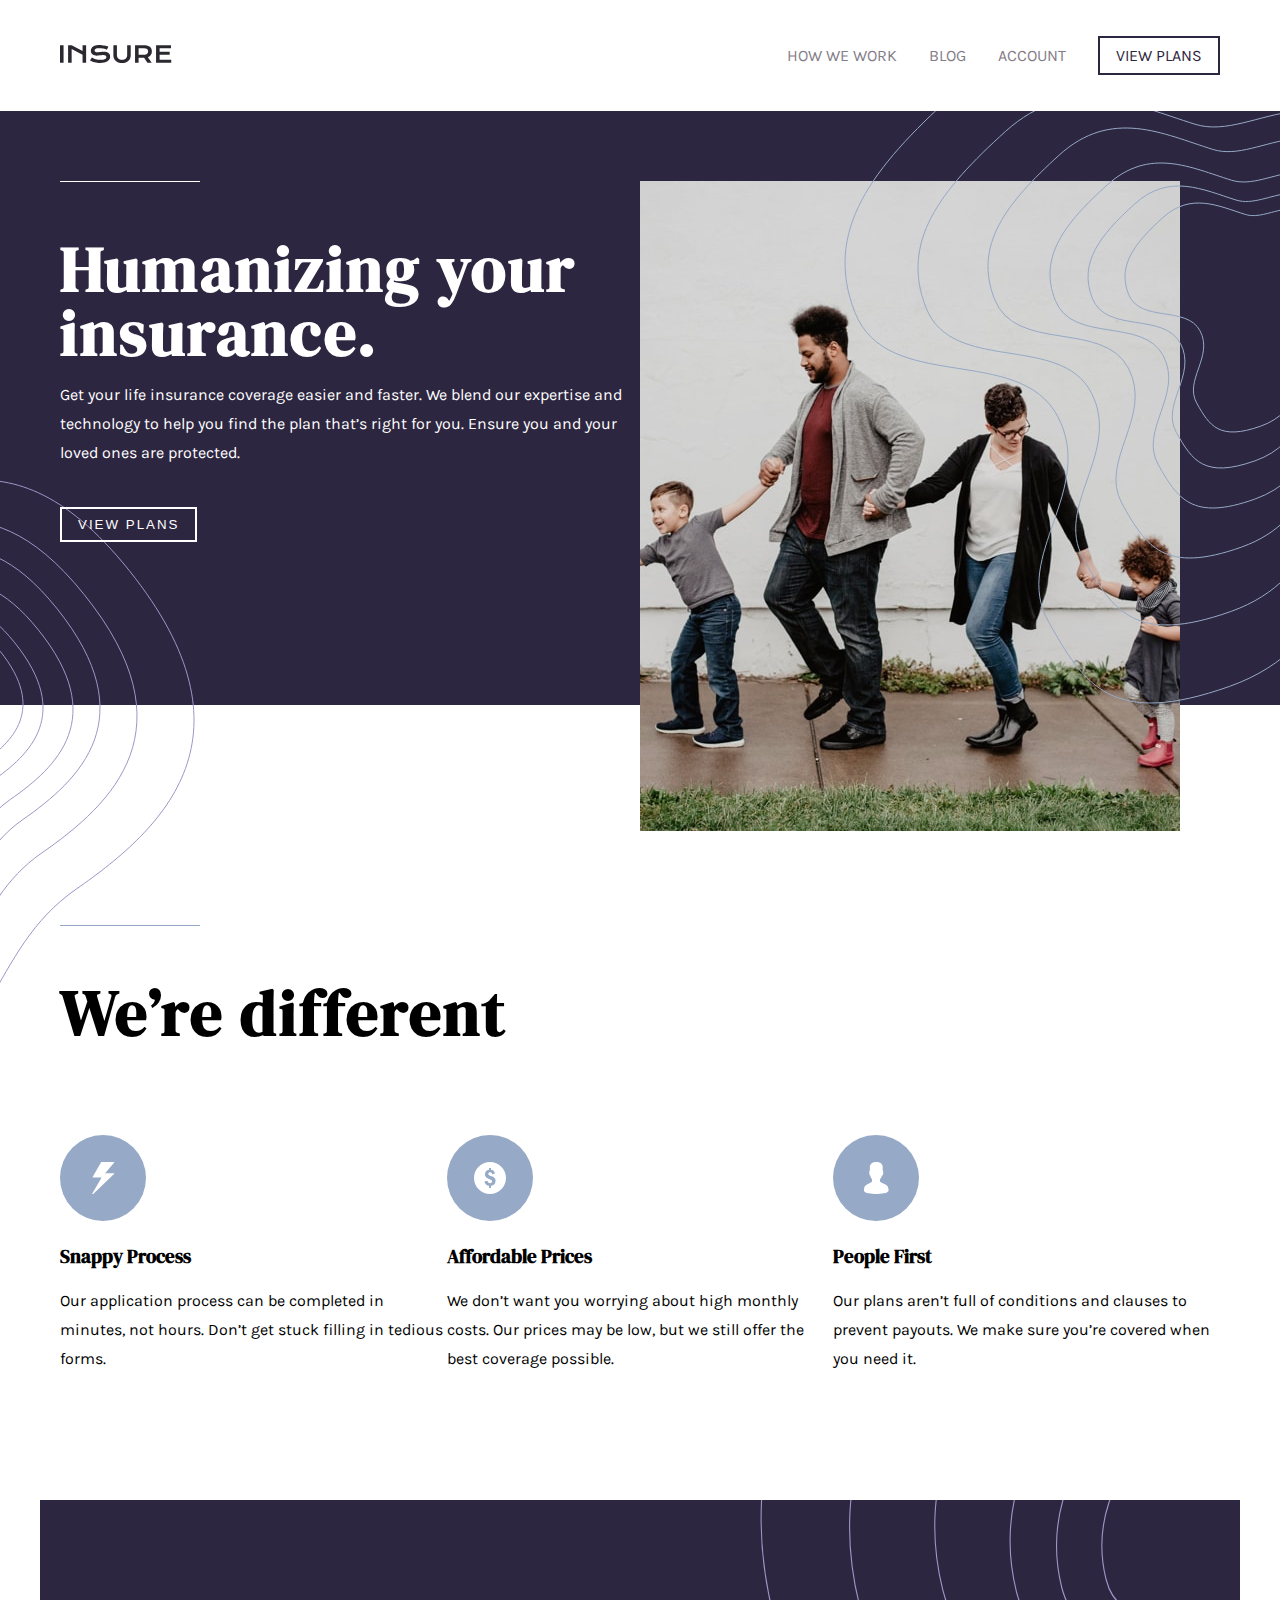
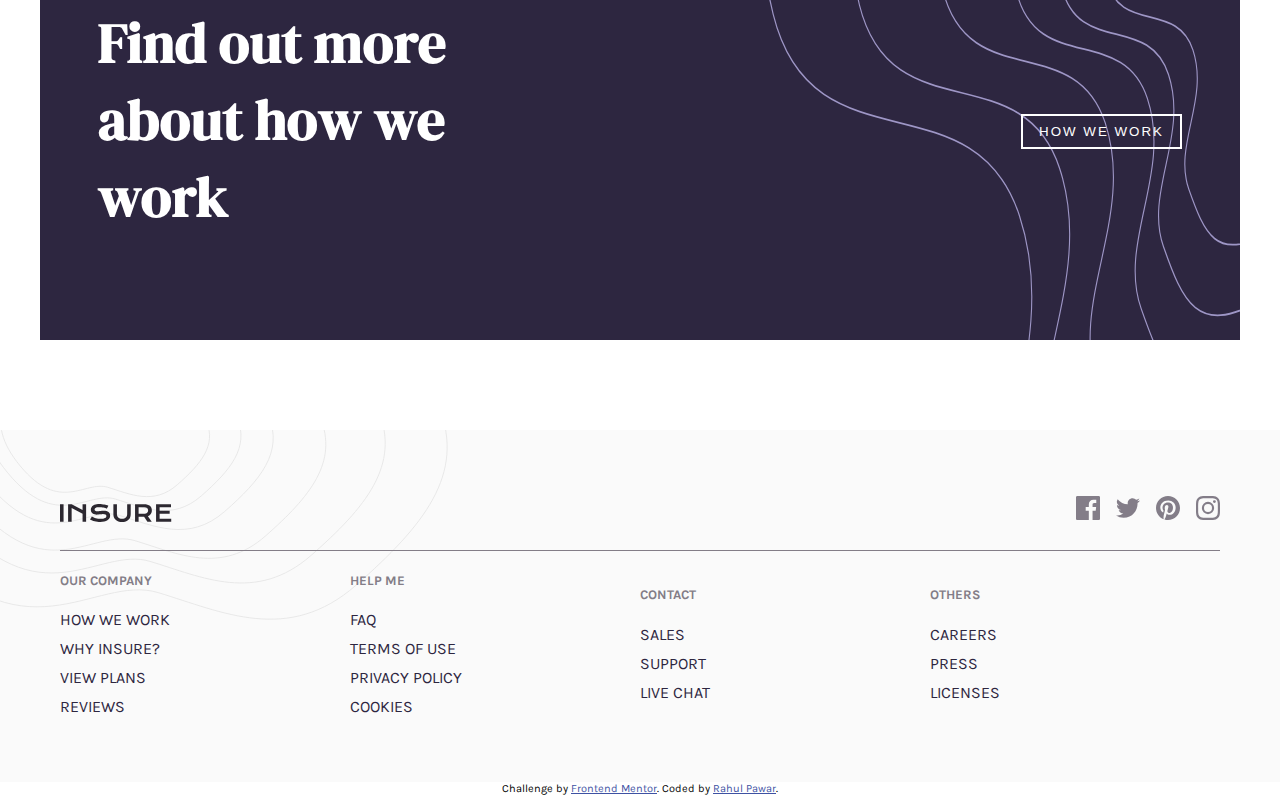
<file: challenge2/index.html>
<!DOCTYPE html>
<html lang="en">

<head>
  <meta charset="UTF-8" />
  <meta name="viewport" content="width=device-width, initial-scale=1.0" />
  <meta http-eqiv="X-UA-Compatible" content="ie=edge" />
  <!-- displays site properly based on user's device -->
  <link rel="icon" type="image/png" sizes="32x32" href="./images/favicon-32x32.png" />
  <link href="https://fonts.googleapis.com/css2?family=DM+Serif+Display&display=swap" rel="stylesheet" />
  <link href="https://fonts.googleapis.com/css2?family=Karla&display=swap" rel="stylesheet" />
  <link rel="stylesheet" href="style.css" />
  <title>Challenge 2 | Insure landing page</title>
  <style>
    .attribution {
      font-size: 11px;
      text-align: center;
    }

    .attribution a {
      color: #3e52a3;
    }
  </style>
  <script src="main.js" defer></script>
  <!-- The defer attribute is a boolean attribute. When present, it specifies that the script is executed when the page has finished parsing. -->
</head>

<body>
  <nav class="navbar">
    <div class="container">
      <div class="flex start">
        <div class="flex">
          <img src="./images/logo.svg" alt="INSURE logo" />
        </div>
        <button class="hamburger" id="toggle">
          <img class="open" src="./images/icon-hamburger.svg" alt="hamburger" />
          <img class="close" src="./images/icon-close.svg" alt="close" />
        </button>
        <ul id="menu">
          <li><a href="#">HOW WE WORK</a></li>
          <li><a href="#">BLOG</a></li>
          <li><a href="#">ACCOUNT</a></li>
          <li><a href="#" class="btn btn-nav" id="violet-btn">VIEW PLANS</a></li>
        </ul>
      </div>
    </div>
  </nav>
  <header>
    <div class="container">
      <div class="flex start reverse-flex">
        <div>
          <h1>
            Humanizing your insurance.
          </h1>
          <p>
            Get your life insurance coverage easier and faster. We blend our
            expertise and technology to help you find the plan that’s right
            for you. Ensure you and your loved ones are protected.
          </p>
          <button class="btn">
            View plans
          </button>
        </div>
        <div>
          <img src="./images/image-intro-desktop.jpg" class="main-img" />
        </div>
      </div>
    </div>
  </header>
  <section class="container">
    <h1>We’re different</h1>
    <div class="flex">
      <div class="margin-for-heading">
        <img src="./images/icon-snappy-process.svg" alt="snappy logo" />
        <h3>Snappy Process</h3>
        <p>
          Our application process can be completed in minutes, not hours.
          Don’t get stuck filling in tedious forms.
        </p>
      </div>
      <div class="margin-for-heading">
        <img src="./images/icon-affordable-prices.svg" alt="price icon" />
        <h3>Affordable Prices</h3>
        <p>
          We don’t want you worrying about high monthly costs. Our prices may
          be low, but we still offer the best coverage possible.
        </p>
      </div>
      <div class="margin-for-heading">
        <img src="./images/icon-people-first.svg" alt="ppl first" />
        <h3>People First</h3>
        <p>
          Our plans aren’t full of conditions and clauses to prevent payouts.
          We make sure you’re covered when you need it.
        </p>
      </div>
    </div>
  </section>
  <div>
    <section class="container bg-dark-voilet">
      <!-- it has padding take care while css -->
      <div class="flex">
        <div>
          <h2>Find out more about how we work</h2>
        </div>

        <button class="btn">How we work</button>
      </div>
    </section>
  </div>
  <footer>
    <div class="container">
      <div class="flex social-btn">
        <div>
          <img src="./images/logo.svg" alt="INSURE Logo" />
        </div>

        <ul class="flex">
          <li>
            <i><a href="#" class="FB">
                <svg xmlns="http://www.w3.org/2000/svg" width="24" height="24">
                  <path
                    d="M22.675 0H1.325C.593 0 0 .593 0 1.325v21.351C0 23.407.593 24 1.325 24H12.82v-9.294H9.692v-3.622h3.128V8.413c0-3.1 1.893-4.788 4.659-4.788 1.325 0 2.463.099 2.795.143v3.24l-1.918.001c-1.504 0-1.795.715-1.795 1.763v2.313h3.587l-.467 3.622h-3.12V24h6.116c.73 0 1.323-.593 1.323-1.325V1.325C24 .593 23.407 0 22.675 0z" />
                  </svg>
              </a></i>
          </li>
          <li>
            <i><a href="#" class="twitter">
                <svg xmlns="http://www.w3.org/2000/svg" width="24" height="20">
                  <path
                    d="M24 2.557a9.83 9.83 0 01-2.828.775A4.932 4.932 0 0023.337.608a9.864 9.864 0 01-3.127 1.195A4.916 4.916 0 0016.616.248c-3.179 0-5.515 2.966-4.797 6.045A13.978 13.978 0 011.671 1.149a4.93 4.93 0 001.523 6.574 4.903 4.903 0 01-2.229-.616c-.054 2.281 1.581 4.415 3.949 4.89a4.935 4.935 0 01-2.224.084 4.928 4.928 0 004.6 3.419A9.9 9.9 0 010 17.54a13.94 13.94 0 007.548 2.212c9.142 0 14.307-7.721 13.995-14.646A10.025 10.025 0 0024 2.557z" />
                  </svg>
              </a></i>
          </li>
          <li>
            <i><a href="#" class="pintrest">
                <svg xmlns="http://www.w3.org/2000/svg" width="24" height="24">
                  <path
                    d="M12 0C5.373 0 0 5.372 0 12c0 5.084 3.163 9.426 7.627 11.174-.105-.949-.2-2.405.042-3.441.218-.937 1.407-5.965 1.407-5.965s-.359-.719-.359-1.782c0-1.668.967-2.914 2.171-2.914 1.023 0 1.518.769 1.518 1.69 0 1.029-.655 2.568-.994 3.995-.283 1.194.599 2.169 1.777 2.169 2.133 0 3.772-2.249 3.772-5.495 0-2.873-2.064-4.882-5.012-4.882-3.414 0-5.418 2.561-5.418 5.207 0 1.031.397 2.138.893 2.738a.36.36 0 01.083.345l-.333 1.36c-.053.22-.174.267-.402.161-1.499-.698-2.436-2.889-2.436-4.649 0-3.785 2.75-7.262 7.929-7.262 4.163 0 7.398 2.967 7.398 6.931 0 4.136-2.607 7.464-6.227 7.464-1.216 0-2.359-.631-2.75-1.378l-.748 2.853c-.271 1.043-1.002 2.35-1.492 3.146C9.57 23.812 10.763 24 12 24c6.627 0 12-5.373 12-12 0-6.628-5.373-12-12-12z" />
                  </svg>
              </a></i>
          </li>
          <li>
            <i><a href="#" class="insta">
                <svg xmlns="http://www.w3.org/2000/svg" width="24" height="24">
                  <path
                    d="M12 2.163c3.204 0 3.584.012 4.85.07 3.252.148 4.771 1.691 4.919 4.919.058 1.265.069 1.645.069 4.849 0 3.205-.012 3.584-.069 4.849-.149 3.225-1.664 4.771-4.919 4.919-1.266.058-1.644.07-4.85.07-3.204 0-3.584-.012-4.849-.07-3.26-.149-4.771-1.699-4.919-4.92-.058-1.265-.07-1.644-.07-4.849 0-3.204.013-3.583.07-4.849.149-3.227 1.664-4.771 4.919-4.919 1.266-.057 1.645-.069 4.849-.069zM12 0C8.741 0 8.333.014 7.053.072 2.695.272.273 2.69.073 7.052.014 8.333 0 8.741 0 12c0 3.259.014 3.668.072 4.948.2 4.358 2.618 6.78 6.98 6.98C8.333 23.986 8.741 24 12 24c3.259 0 3.668-.014 4.948-.072 4.354-.2 6.782-2.618 6.979-6.98.059-1.28.073-1.689.073-4.948 0-3.259-.014-3.667-.072-4.947-.196-4.354-2.617-6.78-6.979-6.98C15.668.014 15.259 0 12 0zm0 5.838a6.162 6.162 0 100 12.324 6.162 6.162 0 000-12.324zM12 16a4 4 0 110-8 4 4 0 010 8zm6.406-11.845a1.44 1.44 0 100 2.881 1.44 1.44 0 000-2.881z" />
                  </svg>
              </a></i>
          </li>
        </ul>
      </div>
      <div class="flex">
        <div>
          <h5>Our company</h5>
          <ul>
            <li><a href="#">How we work</a></li>
            <li><a href="#">Why Insure?</a></li>
            <li><a href="#">View plans</a></li>
            <li><a href="#">Reviews</a></li>
          </ul>
        </div>
        <div>
          <h5>Help me</h5>
          <ul>
            <li><a href="#">FAQ</a></li>
            <li><a href="#">Terms of use</a></li>
            <li><a href="#">Privacy policy</a></li>
            <li><a href="#">Cookies</a></li>
          </ul>
        </div>
        <div>
          <h5>Contact</h5>
          <ul>
            <li><a href="#">Sales</a></li>
            <li><a href="#">Support</a></li>
            <li><a href="#">Live chat</a></li>
          </ul>
        </div>
        <div>
          <h5>Others</h5>
          <ul>
            <li><a href="">Careers</a></li>
            <li><a href="">Press </a></li>
            <li><a href="">Licenses</a></li>
          </ul>
        </div>
      </div>
    </div>
  </footer>
  <div class="attribution">
    Challenge by
    <a href="https://www.frontendmentor.io?ref=challenge" target="_blank">Frontend Mentor</a>. Coded by <a
      href="#">Rahul Pawar</a>.
  </div>
</body>

</html>
</file>
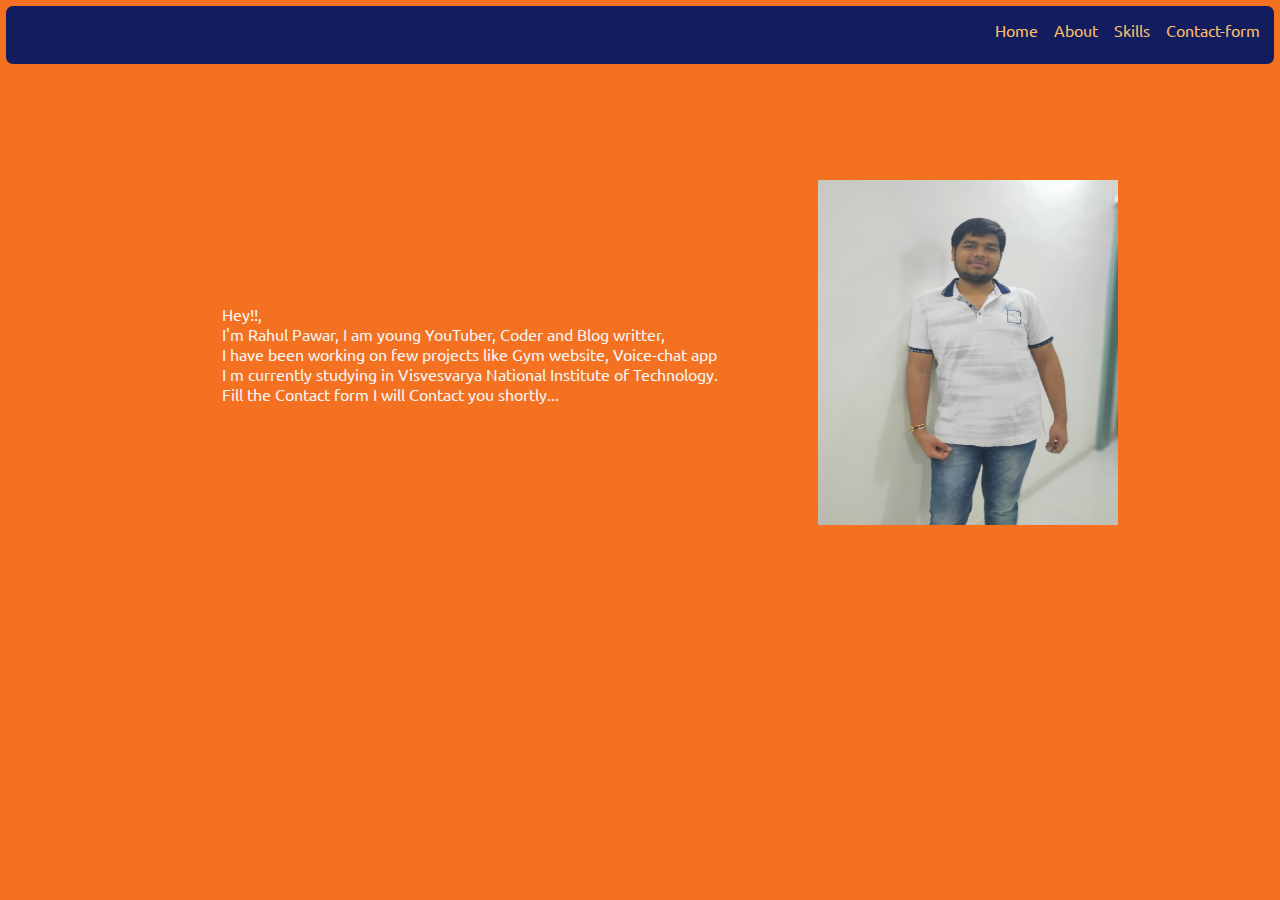
<file: Portfolio/about.html>
<!DOCTYPE html>
<html lang="en">
<head>
    <meta charset="UTF-8">
    <meta name="viewport" content="width=device-width, initial-scale=1.0">
    <meta http-equiv="X-UA-Compatible" content="ie=edge">
    <link href="https://fonts.googleapis.com/css2?family=Ubuntu&display=swap" rel="stylesheet">
    
    <title>About</title>
    <link rel="stylesheet" href="style.css">
    <style>
        p.intro{
            align-self: center;
        }
    </style>
</head>
<body>
    <header>
        <div class="mid">
            <ul  style="list-style-type: none; position: sticky;"            >
                <li><a href="Contact.html">Contact-form</a></li>
                <li><a href="Skills.html">Skills</a></li>
                <li><a href="about.html">About</a></li>
                <li><a href="home.html">Home</a></li>
            </ul>
        </div>
    </header>
    <div class="flex">
        <p class="intro">
            Hey!!,<br>
            I'm Rahul Pawar, I am young YouTuber, Coder and Blog writter,<br>
            I have been working on few projects like Gym website, Voice-chat app<br>
            I m currently studying in Visvesvarya National Institute of Technology.<br>
            Fill the Contact form I will Contact you shortly...

        </p>
        <div>
            <img src="Profile_pic.jpg" alt="My Photo" width="300" height="345">
        </div>
    </div>
    
</body>
</html>
</file>
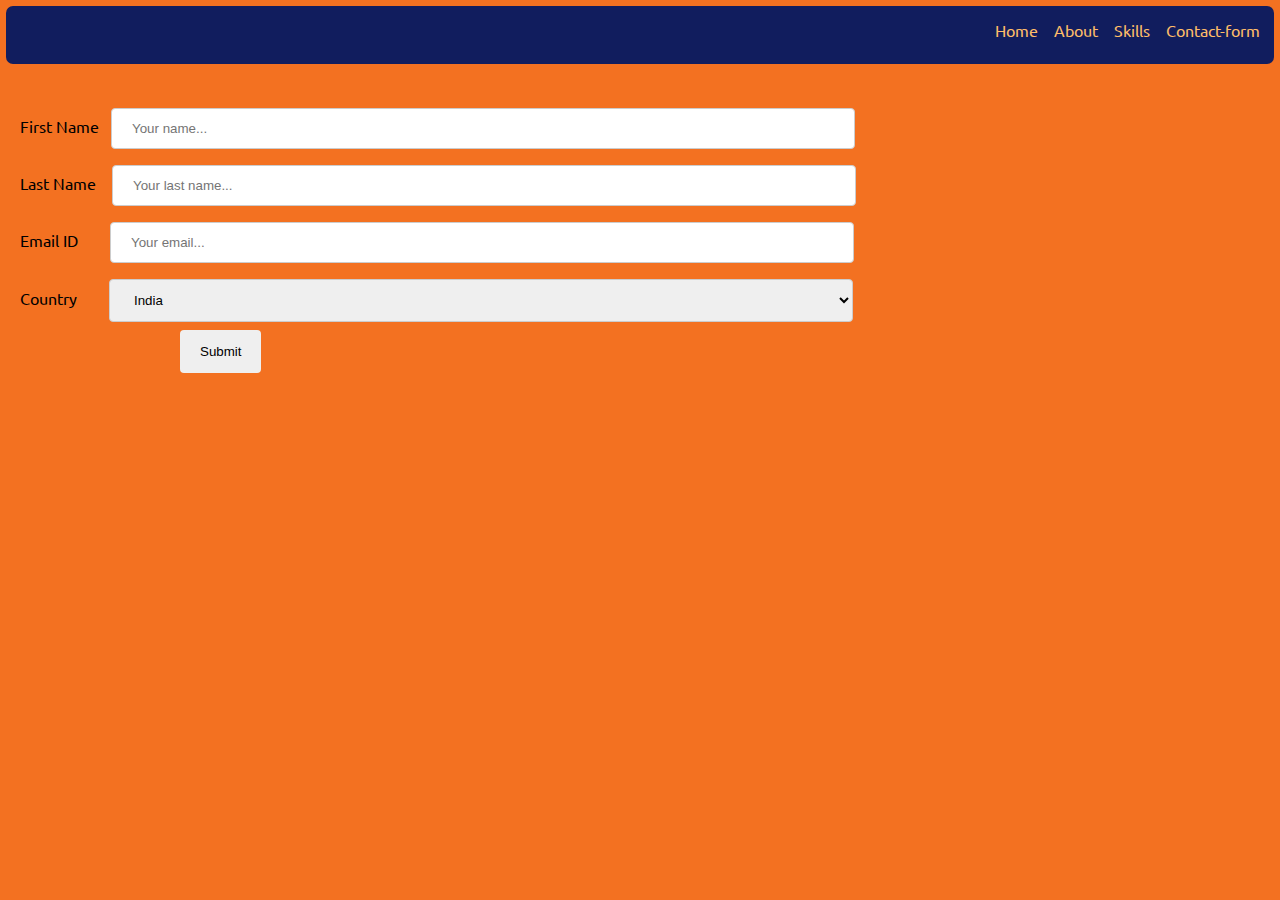
<file: Portfolio/Contact.html>
<!DOCTYPE html>
<html lang="en">
<head>
    <meta charset="UTF-8">
    <meta name="viewport" content="width=device-width, initial-scale=1.0">
    <meta http-equiv="X-UA-Compatible" content="ie=edge">
    <link href="https://fonts.googleapis.com/css2?family=Ubuntu&display=swap" rel="stylesheet">
    
    <title>Contact</title>
    <link rel="stylesheet" href="style.css">
</head>
<body>
    <header>
        <div class="mid">
            <ul  style="list-style-type: none; position: sticky;"            >
                <li><a href="Contact.html">Contact-form</a></li>
                <li><a href="Skills.html">Skills</a></li>
                <li><a href="about.html">About</a></li>
                <li><a href="home.html">Home</a></li>
            </ul>
        </div>
    </header>
    <div>
        <br><br>
        <form action="#">
            <label for="fname">First Name&nbsp;&nbsp;</label>
            <input type="text" id="fname" name="firstname" placeholder="Your name...">
            <br>
            <label for="lname">Last Name&nbsp;&nbsp;&nbsp;</label>
            <input type="text" id="lname" name="lastname" placeholder="Your last name...">
            <br>
            <label for="email">Email ID&nbsp;&nbsp;&nbsp;&nbsp;&nbsp;&nbsp;&nbsp;</label>
            <input type="email" id="email" name="email" placeholder="Your email...">
            <br>
            <label for="country">Country&nbsp;&nbsp;&nbsp;&nbsp;&nbsp;&nbsp;&nbsp;</label>
            <select id="country" name="country">
                <option value="India">India</option>
              <option value="australia">Australia</option>
              <option value="canada">Canada</option>
              <option value="usa">USA</option>
              <option value="england">England</option>
            </select>
            <br>
            <input type="submit" value="Submit">
          </form>
    </div>
    
</body>
</html>
</file>
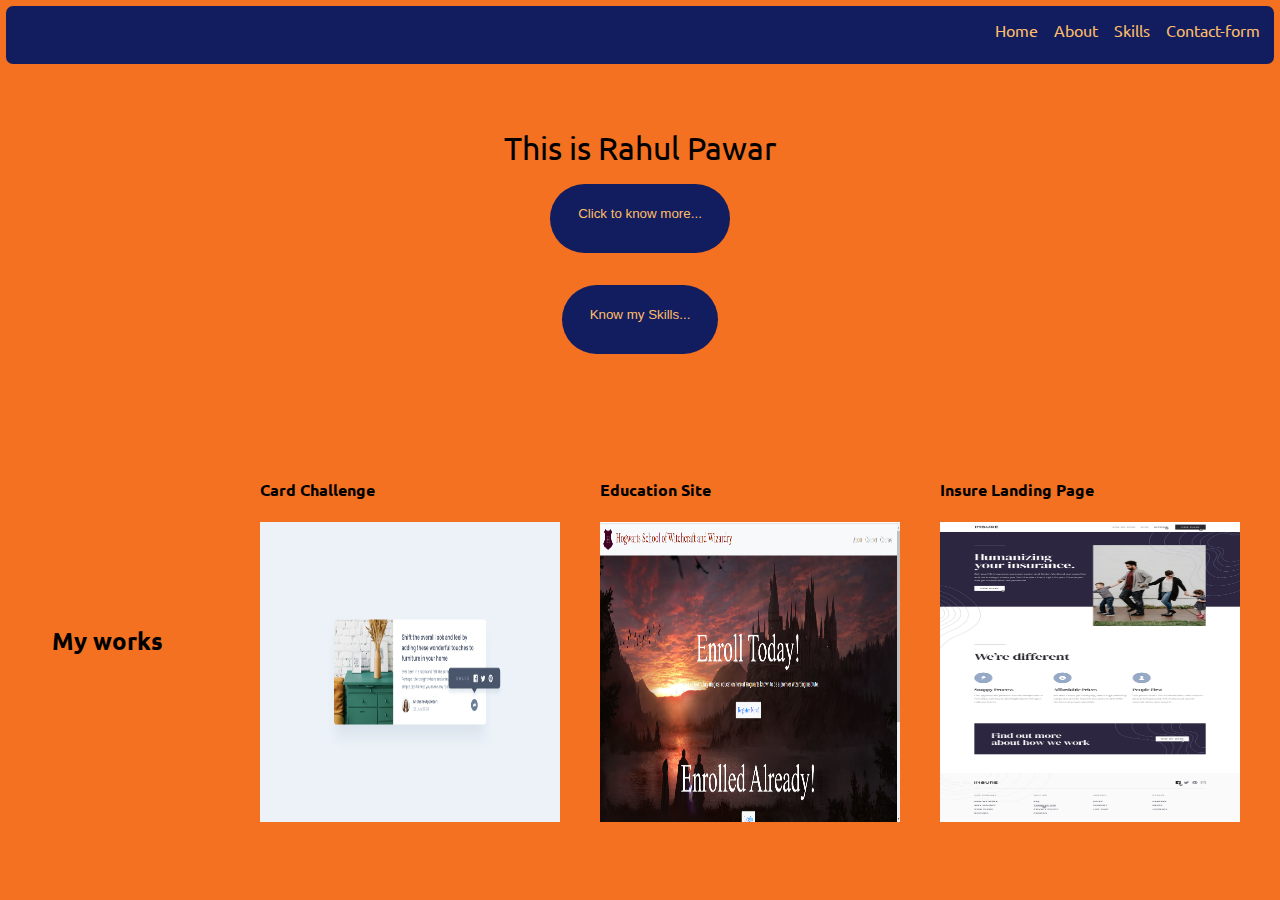
<file: Portfolio/home.html>
<!DOCTYPE html>
<html lang="en">
<head>
    <meta charset="UTF-8">
    <meta name="viewport" content="width=device-width, initial-scale=1.0">
    <meta http-equiv="X-UA-Compatible" content="ie=edge">
    <link href="https://fonts.googleapis.com/css2?family=Ubuntu&display=swap" rel="stylesheet">
    
    <title>Portfolio</title>
    <link rel="stylesheet" href="style.css">
</head>
<body>
    <header>
        <div class="mid">
            <ul  style="list-style-type: none; position: sticky;"            >
                <li><a href="Contact.html">Contact-form</a></li>
                <li><a href="Skills.html">Skills</a></li>
                <li><a href="about.html">About</a></li>
                <li><a href="home.html">Home</a></li>
            </ul>
        </div>
    </header>
    <div class="home">
        This is Rahul Pawar <br>
        <button><a href="about.html">Click to know more...</a></button><br>
        <button><a href="Skills.html">Know my Skills...</a></button>
    </div>
    <section>
        <div class="flex">
            <h2>My works</h2>
            <div class="work">
                <h4>Card Challenge</h4>
                <img src="./image/desktop-active-state.jpg" alt="Card site preview">
            </div>
            <div class="work">
                <h4>Education Site</h4>
                <img src="./image/Hogwarts School of Witchcraft and Wizardry - Google Chrome 02-08-2020 22_10_28 (2).png" alt="Preview">
            </div>
            <div class="work">
                <h4>Insure Landing Page</h4>
                <img src="./image/active-states.jpg" alt="Preview">
            </div>
        </div>
    </section>
    
</body>
</html>
</file>
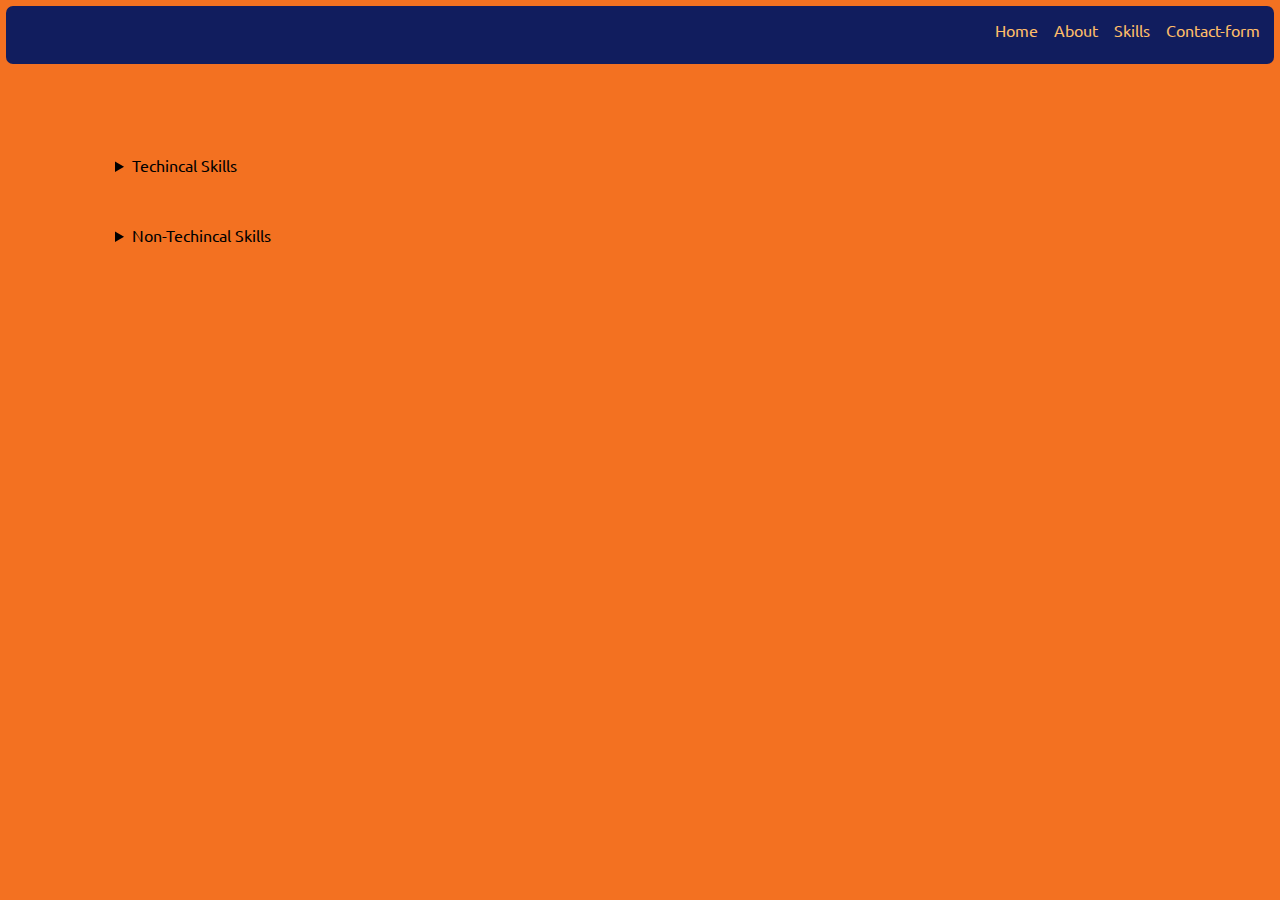
<file: Portfolio/Skills.html>
<!DOCTYPE html>
<html lang="en">
<head>
    <meta charset="UTF-8">
    <meta name="viewport" content="width=device-width, initial-scale=1.0">
    <meta http-equiv="X-UA-Compatible" content="ie=edge">
    <link href="https://fonts.googleapis.com/css2?family=Ubuntu&display=swap" rel="stylesheet">
    
    <title>Skills</title>
    <link rel="stylesheet" href="style.css">
</head>
<body>
    <header>
        <div class="mid">
            <ul  style="list-style-type: none; position: sticky;"            >
                <li><a href="Contact.html">Contact-form</a></li>
                <li><a href="Skills.html">Skills</a></li>
                <li><a href="about.html">About</a></li>
                <li><a href="home.html">Home</a></li>
            </ul>
        </div>
    </header>
    <div class="skill">
    <details>
        <summary>Techincal Skills</summary>
        <p>I m a budding Web devloper.<br>I know frontend devlopement, devlopement using flask, python.<br>
        Currently working to strenghten my backend development. I have good skills in Python and Cpp coding.
    </details>
    <details>
        <summary>Non-Techincal Skills</summary>
        <p> I m an aspiring writer.<br>
             I work for collegetime.co as a content writerfor mythology.<br>
             I own a blog and YouTube channel for teaching coding via hackerRank problems.
        </p>
    </details>
</div>
    
</body>
</html>
</file>
<file: challenge2/style.css>
/* Dark Violet: #2D2640
 Grayish Blue: #95A9C6

- Very Dark Violet: #2B272F
- Dark Grayish Violet: #837D87
- Very Light Gray: #FAFAFA */
/* heading: font-family: 'DM Serif Display', serif; */
/* body : font-family: 'Karla', sans-serif; */

/*Intial css to structure doc.*/
* {
  box-sizing: border-box;
}
body {
  font-family: "Karla", sans-serif;
  margin: 0;
}
p {
  line-height: 1.8;
}
h1,
h2,
h3 {
  font-family: "DM Serif Display", serif;
}
.container {
  margin: 0 auto;
  padding: 20px;
  max-width: 100%;
  width: 1200px;
}
.btn {
  border: 2px solid white;
  padding: 8px 16px;
  margin-top: 24px;
  color: white;
  background-color: transparent;
  cursor: pointer;
  letter-spacing: 2px;
  text-transform: uppercase;
}
.btn-nav {
  color: #2d2640;
  border: 2px solid #2d2640;
}

.flex {
  display: flex;
  align-items: center;
  justify-content: space-between;
}
.flex > div {
  flex: 1;
}
.start {
  align-items: flex-start;
}
button.btn:hover {
  color: #2d2640;
  background-color: white;
}

/*Styling the navigation bar*/

nav.navbar button {
  display: none;
}
nav.navbar ul {
  display: flex;
  align-items: center;
  list-style-type: none;
  padding: 0;
}
nav.navbar .flex div {
  align-items: flex-start;
  padding: 25px;
  padding-left: 0;
}

nav.navbar li {
  margin-left: 32px;
}
nav.navbar li a {
  text-decoration: none;
  display: inline-block;
  color: #837d87;
  letter-spacing: 0;
}
#violet-btn {
  color: #2d2640;
  margin-top: 0;
}
#violet-btn:hover {
  background-color: #2d2640;
  color: white;
}

/*styling the header section*/

header {
  background-color: #2d2640;
  color: white;
  padding: 50px 0;
  position: relative;
  margin-bottom: 200px;
}
header * {
  z-index: 1;
}
h1 {
  font-size: 4em;
  letter-spacing: 2px;
  line-height: 1;
  position: relative;
  margin: 0;
  padding-top: 56px;
}
header::after {
  content: "";
  background-image: url("./images/bg-pattern-intro-right-desktop.svg");
  background-repeat: no-repeat;
  background-position: top right;
  position: absolute;
  top: 0;
  right: 0;
  height: 100%;
  width: 50%;
  z-index: 1;
}
header::before {
  content: "";
  background-image: url("./images/bg-pattern-intro-left-desktop.svg");
  background-repeat: no-repeat;
  background-position: bottom left;
  position: absolute;
  bottom: -47%;
  left: 0;
  height: 100%;
  width: 100%;
  z-index: 0;
}
h1::before {
  content: "";
  background-color: white;
  position: absolute;
  top: 0;
  left: 0;
  height: 1px;
  width: 140px;
}
/*
 dont use before and after henceforth as u cant click on buttons 
 z- index is solution but use it only if there are 2 patterns else go for bg-img
 */
.main-img {
  margin-bottom: -200px;
  max-width: 100%;
  /* just to make img down if used margin top box size will increase and desired result isnt achived */
}
/*adding common section style*/

section h1::before {
  background-color: #95a9c6;
}
.margin-for-heading {
  margin-top: 90px;
}
.bg-dark-voilet {
  background-color: #2d2640;
  padding: 58px;
  color: white;
  margin: 90px auto;
  background-image: url("./images/bg-pattern-how-we-work-desktop.svg");
  background-repeat: no-repeat;
  background-position: top right;
  background-size: 40% 100%; /*background-size: <x-axis> <y-axis>;*/
}

.bg-dark-voilet h2 {
  font-size: 3.5em;
  padding: 0;
  width: 53%;
}

/*styling the footer*/
footer {
  background-color: #fafafa;
  padding: 30px 0;
  background-image: url("./images/bg-pattern-footer-desktop.svg");
  background-repeat: no-repeat;
  background-position: top left;
  background-size: 35% 54%;
}
ul.flex {
  justify-content: center;
}
footer h5 {
  text-transform: uppercase;
  color: #837d87;
}
footer ul.flex li {
  margin-left: 20px;
}
footer ul.flex li:not(:first-child) {
  margin-left: 16px;
}
footer ul {
  list-style-type: none;
  padding: 0;
}
footer li {
  margin-bottom: 10px;
}
footer li a {
  color: #2d2640;
  text-transform: uppercase;
  text-decoration: none;
}
footer li a:hover{
  text-decoration: underline #2d2640;
}
svg {
  fill: #837d88;
}
svg:hover {
  fill: black;
}
.social-btn {
  border-bottom: 1px solid #837d87;
}

/*Moblie styling */

@media screen and (max-width: 768px) {
  body {
    text-align: center;
  }
  .flex {
    flex-direction: column;
  }
  nav.navbar button {
    display: inline;
    background-color: transparent;
    border: 0;
    cursor: pointer;
  }
  nav.navbar {
    padding: 20px 0;
  }

  /*Moblie nav styling*/

  nav.navbar .flex {
    flex-direction: row;
  }
  nav.navbar ul {
    display: none;
  }
  nav.navbar button {
    border: 0;
  }
   /*For toggle button*/
  nav.navbar .hamburger {
    background-color: transparent;
    border: 0px;
    padding: 0;
    cursor: pointer;
    display: flex;
  }
  nav .hamburger .close {
    display: none;
  }
  nav .hamburger.show .open {
    display: none;
  }
  nav .hamburger.show .close {
    display: block;
  }
  
  nav ul.show {
    background-color: #2b272f;
    display: flex;
    flex-direction: column;
    position: fixed;
    /* align-items: center; */
    margin: 0;
    top: 120px;
    left: 0;
    height: 100vh;
    width: 100vw;
    z-index: 100;
    background-image: url("./images/bg-pattern-mobile-nav.svg");
    background-repeat: no-repeat;
    background-position: bottom left;
    background-size: 100% 38%;
    position: absolute;
  }
  nav.navbar ul li {
    margin: 32px 0;
    padding: 8px;
  }

  nav.navbar ul li:nth-child(4) {
    width: 90%;
  }
  nav.navbar ul a {
    color: white;
  }

  #violet-btn {
    color: white;
    border: 2px solid white;
    height: 56px;
    padding: 16px;
    margin: auto;
    width: 100%;
  }
  nav.navbar .flex div {
    align-items: flex-start;
    padding: 12px;
  }

  /*Moblie header styling*/

  header {
    padding-top: 0;
    position: relative;
  }
  header .container {
    padding: 0;
  }
  header::before {
    content: "";
    background-image: url("./images/bg-pattern-intro-left-mobile.svg");
    background-repeat: no-repeat;
    background-position: top left;
    position: absolute;
    top: 0;
    right: 0;
    height: 100%;
    width: 50%;
    z-index: 1;
  }
  header::after {
    content: "";
    background-image: url("./images/bg-pattern-intro-right-mobile.svg");
    background-repeat: no-repeat;
    background-position: bottom right;
    position: absolute;
    /* bottom: -47%; */
    left: 0;
    height: 100%;
    width: 100%;
    z-index: 0;
  }
  header h1 {
    width: 80%;
    margin: auto;
    font-size: 56px;
  }
  h1::before {
    content: "";
    background-color: white;
    position: absolute;
    top: 0;
    left: 50%;
    height: 1px;
    width: 200px;
    transform: translateX(-50%);
  }
  .main-img {
    margin-bottom: 0;
    width: 100%;
    margin-bottom: -6px;
  }
  .reverse-flex {
    flex-direction: column-reverse;
  }

  /*Moblie sections styling especially that violetbox styling*/

  section.container {
    width: 90%;
  }
  .bg-dark-voilet {
    background-image: url("./images/bg-pattern-how-we-work-mobile.svg");
    padding: 45px;
    background-image: url("./images/bg-pattern-how-we-work-mobile.svg");
    background-repeat: no-repeat;
    background-position: top right;
    background-size: 54% 100%;
  }
  .bg-dark-voilet h2 {
    width: 100%;
    margin-bottom: 24px;
  }

  /*Moblie Footer styling*/

  footer {
    background-image: url(./images/bg-pattern-footer-mobile.svg);
    background-size: 100% 14%;
  }

  footer ul.flex {
    flex-direction: row;
  }
}
</file>
<file: Portfolio/style.css>
*{
  box-sizing: border-box;
}
 body{
   background-color: #F37121;
   margin: 0px;
    padding: 0px;
    width: 100vw;
    height: 100vh;
    font-family: 'Ubuntu', sans-serif;
 } 
 
 .flex{
   display: flex;
   justify-content: center;
   align-items: center;
   flex-wrap: wrap;
   margin:100px;
   
  
 }
 section .flex{
   margin: 40px 0 0 0;
 }
 section h2{
   margin: auto;
   border:0;
   margin:0;
   margin-right: 45px;
   padding:32px;
 }
 .work img{
   width: 300px;
   height: 300px;
 }
 
  div.mid{
    box-sizing: border-box;
    padding: 6px;
    margin:auto;
    height: 40px;
    
  }
  
  div.home{
    display: inline-block;
    margin-top: 80px;
    padding: 8px;width: 100%;
    font-size: xx-large;
    text-align: center;
    
  }
  div.home button{
    width: fit-content;
    display: inline-block;
    text-align: center;
    margin: 16px 8px;
    padding: 14px 20px;
    border: none;
    border-radius: 50px;
    background-color: #111D5E;
    cursor: pointer;
  }
  div.home button a:hover , div.home button:hover{
    background-color:#C70039;
    color: whitesmoke;
  }

  ul {
    list-style-type: none;
    margin:0;
    border-radius: 7px;
    padding: 6px;
    background-color: #111D5E;
    overflow: hidden;
    position: absolute;
  }
  
  li {
    float: right;
  }
  .nav{
    position: sticky;
  }
  li a,a {
    display: block;
    padding: 8px;
    text-decoration: none;
    color: #FFBD69; 
    margin-bottom: 10px;
    position: relative;
  }
  li a:hover{
    color: whitesmoke;
  }
  input[type=text],input[type=email] ,select {
    width: 60%;
    padding: 12px 20px;
    margin: 8px 0;
    display: inline-block;
    border: 1px solid #ccc;
    border-radius: 4px;
    box-sizing: border-box;
  }
  
  input[type=submit] {
    width: fit-content;
    display: inline-block;
    
    padding: 14px 20px;
    
    margin-left: 160px;
    border: none;
    border-radius: 4px;
    cursor: pointer;
  }
  
  input[type=submit]:hover {
    background-color:#C70039;
    color: whitesmoke;
    
  }
  
  div {
    border-radius: 5px;
    
    padding: 20px;
  }
  p.intro{
    display : inline-block;
    
    margin-left: 80px;
    margin-right: 80px;
    color:whitesmoke;
  }
  
 div.skill summary{
   border:none;
   width: fit-content;
   margin: 20px;
   padding: 5px;

 }
 div.skill{
   margin: 80px 80px;
   padding: 10px;
 }

 @media screen and (max-width:768px){
    .flex{
      flex-direction: column;
    }
 }
</file>
